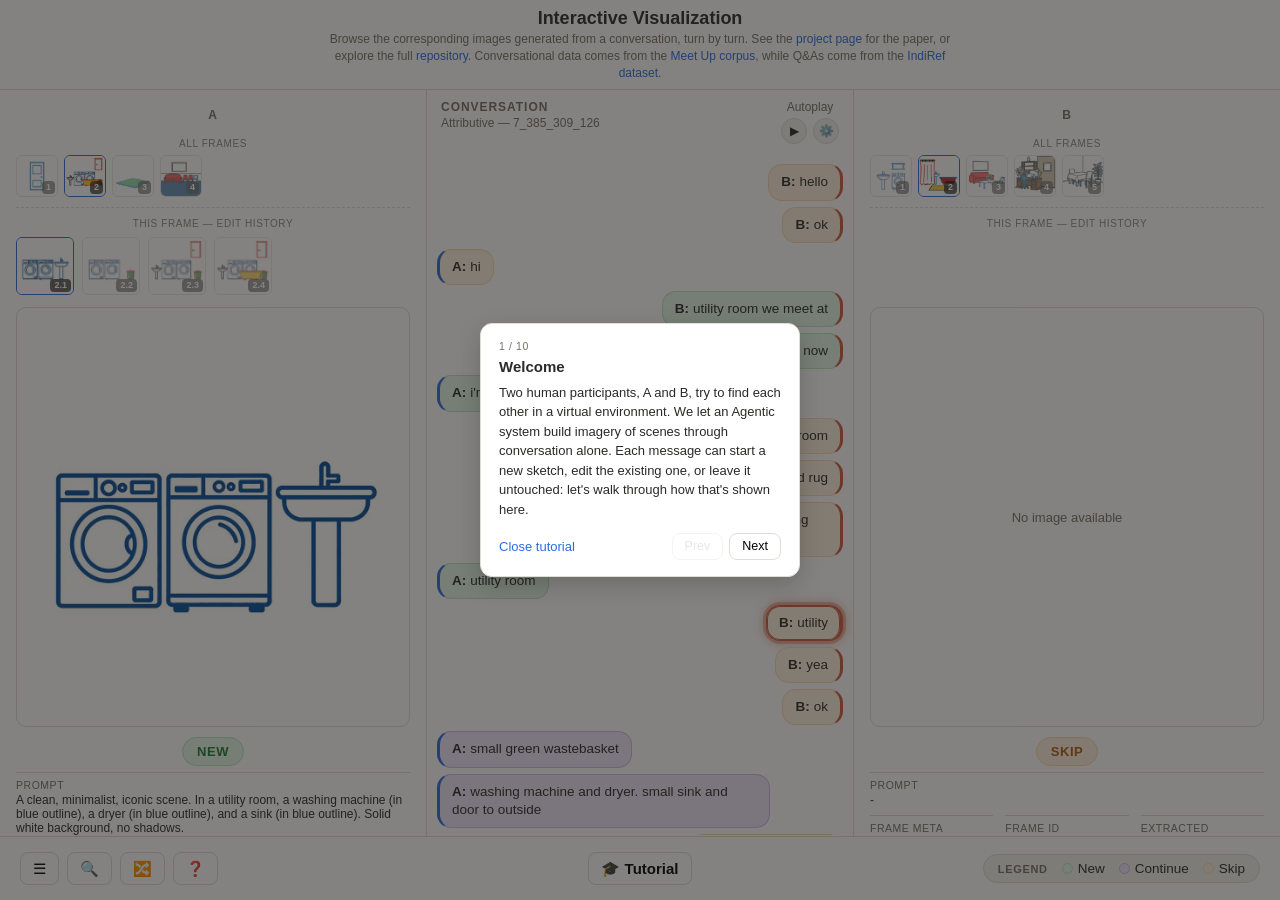
<file: docs/interactive_visualization.html>
<!doctype html>
<html lang="en">
<head>
<meta charset="utf-8">
<meta name="viewport" content="width=device-width, initial-scale=1">
<title>Ground Sketching | Interactive Visualization</title>
<link rel="icon" href="assets/favicon-visualizer.svg" type="image/svg+xml">
<link rel="stylesheet" href="style.css">
</head>
<body>

<header class="topbar">
  <div class="topbar-title">
    <h1>Interactive Visualization</h1>
    <p class="tagline">Browse the corresponding images generated from a conversation, turn by turn. See the <a href="index.html">project page</a> for the paper, or explore the full <a href="https://github.com/r3lativo/ground_sketching" target="_blank" rel="noopener">repository</a>. Conversational data comes from the <a href="https://www.semdial.org/anthology/papers/Z/Z19/Z19-3006/">Meet Up corpus</a>, while Q&As come from the <a href="https://aclanthology.org/2026.findings-acl.1645/">IndiRef dataset</a>.</p>
  </div>
</header>

<main class="layout">
  <section class="side side-a" id="sideA">
    <div class="mobile-sheet-bar">
      <div class="mobile-side-switch">
        <button class="mobile-side-btn" data-side="A">A</button>
        <button class="mobile-side-btn" data-side="B">B</button>
      </div>
      <button class="icon-btn mobile-sheet-close" title="Close">✕</button>
    </div>
    <h2 class="side-heading">A</h2>
    <div class="subsection-label">All frames</div>
    <div class="global-tracker" id="globalTrackerA"></div>
    <div class="subsection-label">This frame — edit history</div>
    <div class="thumb-strip thumb-strip-a" id="thumbsA"></div>
    <div class="main-image-wrap" id="imageWrapA">
      <img id="imageA" class="main-image" alt="">
      <div class="no-image" id="noImageA">No image available</div>
    </div>
    <div class="frame-badge-wrap" id="badgeA"></div>
    <div class="meta-grid" id="metaA"></div>
  </section>

  <section class="chat-col">
    <div class="chat-header">
      <div class="chat-header-left">
        <h2 class="side-heading">Conversation</h2>
        <div class="conv-label" id="convLabel">Loading…</div>
      </div>
      <div class="autoplay-control" id="autoplayControl">
        <div class="autoplay-title">Autoplay</div>
        <div class="autoplay-buttons">
          <button class="autoplay-btn" id="autoplayToggle" aria-label="Toggle autoplay" title="Play autoplay (Space)">▶</button>
          <button class="autoplay-btn" id="autoplaySettingsBtn" aria-label="Autoplay speed" title="Autoplay speed">⚙️</button>
        </div>
        <div class="autoplay-popover" id="autoplayPopover">
          <span class="autoplay-speed-label">Speed</span>
          <input type="range" id="autoplaySpeedSlider" min="0.5" max="3" step="0.1" value="1" list="autoplaySpeedMarks">
          <datalist id="autoplaySpeedMarks">
            <option value="0.5"></option>
            <option value="1"></option>
            <option value="2"></option>
            <option value="3"></option>
          </datalist>
          <div class="autoplay-speed-ticks">
            <span style="left: 0%">0.5x</span>
            <span style="left: 30%">1x</span>
            <span style="left: 60%">2x</span>
            <span style="left: 100%">3x</span>
          </div>
        </div>
      </div>
    </div>
    <div class="chat-scroll" id="chatScroll">
      <div class="chat-list" id="chatList"></div>
    </div>
    <aside class="qa-panel" id="qaPanel">
      <div class="qa-panel-header">
        <h3>Q&amp;A</h3>
        <button id="qaClose" class="text-btn">Close</button>
      </div>
      <div id="qaList"></div>
    </aside>
  </section>

  <section class="side side-b" id="sideB">
    <div class="mobile-sheet-bar">
      <div class="mobile-side-switch">
        <button class="mobile-side-btn" data-side="A">A</button>
        <button class="mobile-side-btn" data-side="B">B</button>
      </div>
      <button class="icon-btn mobile-sheet-close" title="Close">✕</button>
    </div>
    <h2 class="side-heading">B</h2>
    <div class="subsection-label">All frames</div>
    <div class="global-tracker" id="globalTrackerB"></div>
    <div class="subsection-label">This frame — edit history</div>
    <div class="thumb-strip thumb-strip-b" id="thumbsB"></div>
    <div class="main-image-wrap" id="imageWrapB">
      <img id="imageB" class="main-image" alt="">
      <div class="no-image" id="noImageB">No image available</div>
    </div>
    <div class="frame-badge-wrap" id="badgeB"></div>
    <div class="meta-grid" id="metaB"></div>
  </section>
</main>

<div class="mobile-sheet-backdrop" id="mobileSheetBackdrop"></div>

<div class="search-bar" id="searchBar">
  <input type="text" id="searchInput" placeholder="Search this conversation…">
  <span class="search-count" id="searchCount"></span>
</div>

<div class="overlay" id="menuOverlay">
  <div class="panel">
    <h3>Choose a conversation</h3>
    <div id="menuList"></div>
    <button id="menuClose" class="text-btn">Close</button>
  </div>
</div>

<div class="tutorial-backdrop" id="tutorialBackdrop"></div>
<div class="tutorial-spotlight" id="tutorialSpotlight"></div>
<div class="tutorial-box" id="tutorialBox">
  <div class="tutorial-step-count" id="tutorialStepCount"></div>
  <h3 id="tutorialTitle"></h3>
  <p id="tutorialText"></p>
  <div class="tutorial-controls">
    <button id="tutorialSkip" class="text-btn">Close tutorial</button>
    <div class="tutorial-nav">
      <button id="tutorialPrev" class="icon-btn">Prev</button>
      <button id="tutorialNext" class="icon-btn">Next</button>
    </div>
  </div>
</div>

<footer class="footer">
  <div class="footer-group footer-left">
    <button id="btnMenu" class="icon-btn" title="Choose conversation">☰</button>
    <button id="btnSearch" class="icon-btn" title="Search this conversation">🔍</button>
    <button id="btnRandom" class="icon-btn" title="Random conversation">🔀</button>
    <button id="btnQA" class="icon-btn" title="Toggle Q&amp;A panel">❓</button>
    <button id="btnMobileMore" class="icon-btn mobile-more-btn" title="Menu">☰ Menu</button>
  </div>
  <div class="footer-group footer-center">
    <button id="btnTutorial" class="icon-btn tutorial-btn" title="Tutorial">🎓 Tutorial</button>
  </div>
  <div class="footer-group footer-legend" id="footerLegend">
    <button class="icon-btn legend-toggle-btn" id="legendToggleBtn" title="Legend">🎨 Legend</button>
    <div class="legend-body">
      <span class="legend-title">Legend</span>
      <span class="legend-item"><span class="legend-dot fc-new"></span>New</span>
      <span class="legend-item"><span class="legend-dot fc-continue"></span>Continue</span>
      <span class="legend-item"><span class="legend-dot fc-skip"></span>Skip</span>
    </div>
  </div>
</footer>

<div class="mobile-more-menu" id="mobileMoreMenu">
  <button class="menu-item" data-action="menu">☰ Choose conversation</button>
  <button class="menu-item" data-action="search">🔍 Search this conversation</button>
  <button class="menu-item" data-action="random">🔀 Random conversation</button>
  <button class="menu-item" data-action="qa">❓ Q&amp;A</button>
</div>

<script src="app.js"></script>
</body>
</html>
</file>
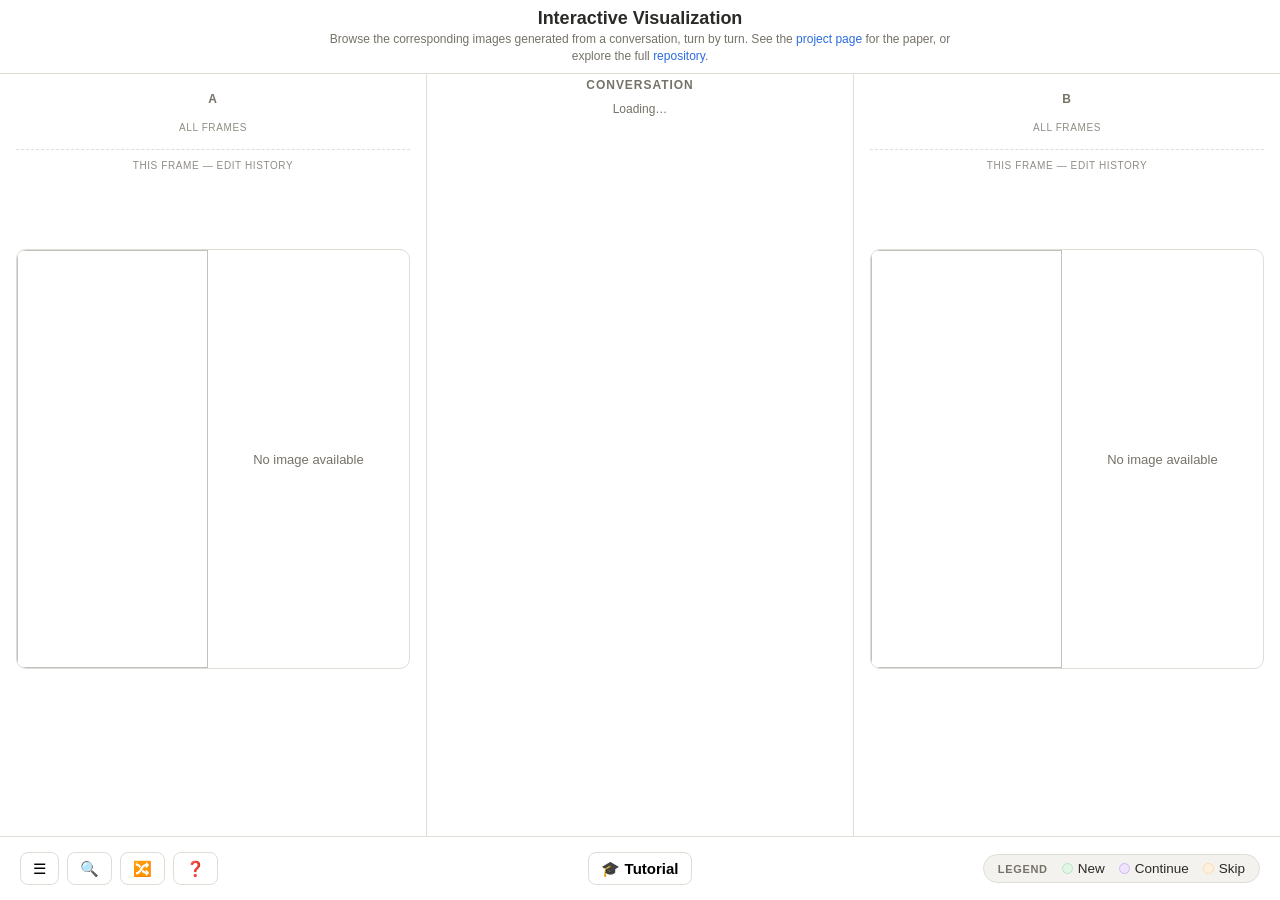
<file: docs/visualizer.html>
<!doctype html>
<html lang="en">
<head>
<meta charset="utf-8">
<meta name="viewport" content="width=device-width, initial-scale=1">
<title>Ground Sketching | Interactive Visualization</title>
<link rel="icon" href="assets/favicon-visualizer.svg" type="image/svg+xml">
<link rel="stylesheet" href="style.css">
</head>
<body>

<header class="topbar">
  <div class="topbar-title">
    <h1>Interactive Visualization</h1>
    <p class="tagline">Browse the corresponding images generated from a conversation, turn by turn. See the <a href="index.html">project page</a> for the paper, or explore the full <a href="https://github.com/r3lativo/ground_sketching" target="_blank" rel="noopener">repository</a>.</p>
  </div>
</header>

<main class="layout">
  <section class="side side-a" id="sideA">
    <div class="mobile-sheet-bar">
      <div class="mobile-side-switch">
        <button class="mobile-side-btn" data-side="A">A</button>
        <button class="mobile-side-btn" data-side="B">B</button>
      </div>
      <button class="icon-btn mobile-sheet-close" title="Close">✕</button>
    </div>
    <h2 class="side-heading">A</h2>
    <div class="subsection-label">All frames</div>
    <div class="global-tracker" id="globalTrackerA"></div>
    <div class="subsection-label">This frame — edit history</div>
    <div class="thumb-strip thumb-strip-a" id="thumbsA"></div>
    <div class="main-image-wrap" id="imageWrapA">
      <img id="imageA" class="main-image" alt="">
      <div class="no-image" id="noImageA">No image available</div>
    </div>
    <div class="frame-badge-wrap" id="badgeA"></div>
    <div class="meta-grid" id="metaA"></div>
  </section>

  <section class="chat-col">
    <h2 class="side-heading">Conversation</h2>
    <div class="conv-label" id="convLabel">Loading…</div>
    <div class="chat-scroll" id="chatScroll">
      <div class="chat-list" id="chatList"></div>
    </div>
    <aside class="qa-panel" id="qaPanel">
      <div class="qa-panel-header">
        <h3>Q&amp;A</h3>
        <button id="qaClose" class="text-btn">Close</button>
      </div>
      <div id="qaList"></div>
    </aside>
  </section>

  <section class="side side-b" id="sideB">
    <div class="mobile-sheet-bar">
      <div class="mobile-side-switch">
        <button class="mobile-side-btn" data-side="A">A</button>
        <button class="mobile-side-btn" data-side="B">B</button>
      </div>
      <button class="icon-btn mobile-sheet-close" title="Close">✕</button>
    </div>
    <h2 class="side-heading">B</h2>
    <div class="subsection-label">All frames</div>
    <div class="global-tracker" id="globalTrackerB"></div>
    <div class="subsection-label">This frame — edit history</div>
    <div class="thumb-strip thumb-strip-b" id="thumbsB"></div>
    <div class="main-image-wrap" id="imageWrapB">
      <img id="imageB" class="main-image" alt="">
      <div class="no-image" id="noImageB">No image available</div>
    </div>
    <div class="frame-badge-wrap" id="badgeB"></div>
    <div class="meta-grid" id="metaB"></div>
  </section>
</main>

<div class="mobile-sheet-backdrop" id="mobileSheetBackdrop"></div>

<div class="search-bar" id="searchBar">
  <input type="text" id="searchInput" placeholder="Search this conversation…">
  <span class="search-count" id="searchCount"></span>
</div>

<div class="overlay" id="menuOverlay">
  <div class="panel">
    <h3>Choose a conversation</h3>
    <div id="menuList"></div>
    <button id="menuClose" class="text-btn">Close</button>
  </div>
</div>

<div class="tutorial-backdrop" id="tutorialBackdrop"></div>
<div class="tutorial-spotlight" id="tutorialSpotlight"></div>
<div class="tutorial-box" id="tutorialBox">
  <div class="tutorial-step-count" id="tutorialStepCount"></div>
  <h3 id="tutorialTitle"></h3>
  <p id="tutorialText"></p>
  <div class="tutorial-controls">
    <button id="tutorialSkip" class="text-btn">Close tutorial</button>
    <div class="tutorial-nav">
      <button id="tutorialPrev" class="icon-btn">Prev</button>
      <button id="tutorialNext" class="icon-btn">Next</button>
    </div>
  </div>
</div>

<footer class="footer">
  <div class="footer-group footer-left">
    <button id="btnMenu" class="icon-btn" title="Choose conversation">☰</button>
    <button id="btnSearch" class="icon-btn" title="Search this conversation">🔍</button>
    <button id="btnRandom" class="icon-btn" title="Random conversation">🔀</button>
    <button id="btnQA" class="icon-btn" title="Toggle Q&amp;A panel">❓</button>
    <button id="btnMobileMore" class="icon-btn mobile-more-btn" title="Menu">☰ Menu</button>
  </div>
  <div class="footer-group footer-center">
    <button id="btnTutorial" class="icon-btn tutorial-btn" title="Tutorial">🎓 Tutorial</button>
  </div>
  <div class="footer-group footer-legend" id="footerLegend">
    <button class="icon-btn legend-toggle-btn" id="legendToggleBtn" title="Legend">🎨 Legend</button>
    <div class="legend-body">
      <span class="legend-title">Legend</span>
      <span class="legend-item"><span class="legend-dot fc-new"></span>New</span>
      <span class="legend-item"><span class="legend-dot fc-continue"></span>Continue</span>
      <span class="legend-item"><span class="legend-dot fc-skip"></span>Skip</span>
    </div>
  </div>
</footer>

<div class="mobile-more-menu" id="mobileMoreMenu">
  <button class="menu-item" data-action="menu">☰ Choose conversation</button>
  <button class="menu-item" data-action="search">🔍 Search this conversation</button>
  <button class="menu-item" data-action="random">🔀 Random conversation</button>
  <button class="menu-item" data-action="qa">❓ Q&amp;A</button>
</div>

<script src="app.js"></script>
</body>
</html>
</file>
<file: docs/style.css>
:root {
  --bg: #f4f2ee;
  --panel-bg: #ffffff;
  --border: #e0ddd6;
  --ink: #2a2a28;
  --muted: #767268;
  --accent-a: #2d6cdf;
  --accent-b: #cf5b3f;
  --footer-h: 64px;
  --topbar-h: 68px;
}

* { box-sizing: border-box; }

body {
  margin: 0;
  font-family: -apple-system, BlinkMacSystemFont, "Segoe UI", Helvetica, Arial, sans-serif;
  color: var(--ink);
  background: var(--bg);
  padding-bottom: var(--footer-h);
}

.topbar {
  position: sticky;
  top: 0;
  z-index: 10;
  height: auto;
  min-height: var(--topbar-h);
  display: flex;
  align-items: center;
  justify-content: center;
  gap: 16px;
  padding: 8px 20px;
  border-bottom: 1px solid var(--border);
  background: var(--panel-bg);
}

.topbar-title {
  display: flex;
  flex-direction: column;
  align-items: center;
  gap: 2px;
  flex: 1 1 auto;
  min-width: 0;
  max-width: 640px;
  text-align: center;
}

.topbar h1 {
  font-size: 18px;
  margin: 0;
  font-weight: 600;
}

.tagline {
  margin: 0;
  font-size: 12px;
  line-height: 1.4;
  color: var(--muted);
}

.tagline a {
  color: var(--accent-a);
  text-decoration: none;
}

.tagline a:hover { text-decoration: underline; }

.conv-label {
  text-align: center;
  font-size: 12px;
  color: var(--muted);
  margin: -6px 0 8px;
}

.layout {
  display: grid;
  grid-template-columns: 1fr 1fr 1fr;
  gap: 1px;
  background: var(--border);
  min-height: calc(100dvh - var(--topbar-h) - var(--footer-h));
}

.side {
  background: var(--panel-bg);
  padding: 14px 16px;
  overflow-y: auto;
  max-height: calc(100dvh - var(--topbar-h) - var(--footer-h));
}

/* Scrollable panels stay scrollable (wheel/trackpad/touch) -- just without
   a visible scrollbar track/thumb cluttering the layout. */
.side,
.chat-scroll,
.qa-panel.open,
.overlay .panel {
  scrollbar-width: none; /* Firefox */
}

.side::-webkit-scrollbar,
.chat-scroll::-webkit-scrollbar,
.qa-panel.open::-webkit-scrollbar,
.overlay .panel::-webkit-scrollbar {
  display: none; /* Chrome, Safari, Edge */
}

.main-image-wrap {
  max-width: 420px;
  margin: 0 auto;
}

.chat-col {
  position: relative;
  background: var(--panel-bg);
  max-height: calc(100dvh - var(--topbar-h) - var(--footer-h));
  display: flex;
  flex-direction: column;
  overflow: hidden;
}

/* Sticky within .side's own scroll area so A/B stay visible while the panel
   scrolls -- negative margin + matching padding lets the sticky bar cover
   the full panel width (not just the area inside .side's own padding). */
.side-heading {
  position: sticky;
  top: 0;
  z-index: 3;
  background: var(--panel-bg);
  font-size: 12px;
  text-transform: uppercase;
  letter-spacing: 0.08em;
  color: var(--muted);
  margin: 0 -16px 10px;
  padding: 4px 16px 6px;
  text-align: center;
}

/* Conversation heading isn't inside a scrolling ancestor, so it doesn't
   need (or want) the sticky/full-bleed treatment above. */
.chat-header .side-heading {
  position: static;
  background: none;
  margin: 0;
  padding: 0;
  text-align: left;
}

.chat-header {
  display: flex;
  align-items: flex-start;
  justify-content: space-between;
  gap: 12px;
  padding: 10px 14px 6px;
}

.chat-header-left { min-width: 0; }

.chat-header .conv-label {
  text-align: left;
  margin: 2px 0 0;
}

/* ---------- Autoplay control ---------- */
.autoplay-control {
  position: relative;
  flex: 0 0 auto;
  display: flex;
  flex-direction: column;
  align-items: center;
  gap: 4px;
}

/* Same font treatment as .conv-label, so the two read as a matched pair
   of small captions on either side of the header. */
.autoplay-title {
  text-align: center;
  font-size: 12px;
  color: var(--muted);
}

.autoplay-buttons {
  display: flex;
  align-items: center;
  gap: 6px;
}

.autoplay-btn {
  display: inline-flex;
  align-items: center;
  justify-content: center;
  width: 26px;
  height: 26px;
  padding: 0;
  border: 1px solid var(--border);
  background: var(--bg);
  border-radius: 999px;
  cursor: pointer;
  font-size: 12px;
  color: var(--ink);
  touch-action: manipulation;
}

.autoplay-btn:hover { background: #f1efe9; }

.autoplay-btn.active {
  background: var(--accent-a);
  color: #fff;
  border-color: var(--accent-a);
  animation: autoplay-pulse 1.2s ease-in-out infinite;
}

@keyframes autoplay-pulse {
  0%, 100% { box-shadow: 0 0 0 0 rgba(45, 108, 223, 0.4); }
  50% { box-shadow: 0 0 0 5px rgba(45, 108, 223, 0); }
}

.autoplay-popover {
  display: none;
  position: absolute;
  top: calc(100% + 8px);
  right: 0;
  width: 130px;
  background: var(--panel-bg);
  border: 1px solid var(--border);
  border-radius: 10px;
  padding: 10px 12px;
  box-shadow: 0 8px 20px rgba(0, 0, 0, 0.15);
  z-index: 15;
  font-size: 12px;
  color: var(--ink);
  text-align: left;
}

.autoplay-popover.open { display: block; }

.autoplay-speed-label {
  display: block;
  color: var(--muted);
  margin-bottom: 6px;
}

#autoplaySpeedSlider { width: 100%; }

/* Marks sit at their actual value position along the 0.5-3 track (not
   evenly spaced by index -- 1x/2x aren't equidistant from 0.5x/3x), via
   the inline `left` percentages set in the HTML. */
.autoplay-speed-ticks {
  position: relative;
  height: 12px;
  font-size: 10px;
  color: var(--muted);
  margin-top: 2px;
}

.autoplay-speed-ticks span {
  position: absolute;
  transform: translateX(-50%);
  white-space: nowrap;
}

.autoplay-speed-ticks span:first-child { transform: translateX(0); }
.autoplay-speed-ticks span:last-child { transform: translateX(-100%); }

.subsection-label {
  font-size: 10px;
  text-transform: uppercase;
  letter-spacing: 0.06em;
  color: var(--muted);
  margin: 0 0 6px;
  opacity: 0.8;
  text-align: center;
}

/* Global frame tracker: every distinct frame this character has ever had,
   each shown at its latest/most-evolved image, always visible regardless of
   the current selection. Only the frame active at the current selection is
   full-strength; the rest sit dimmed but still present for orientation. */
.global-tracker {
  display: flex;
  gap: 6px;
  flex-wrap: wrap;
  margin-bottom: 10px;
  padding-bottom: 10px;
  border-bottom: 1px dashed var(--border);
}

/* Shared thumb style used by both the global frame tracker and the
   per-frame sequence strip, so the two read as the same visual language. */
.global-thumb {
  position: relative;
  flex-shrink: 0;
  border-radius: 6px;
  overflow: hidden;
  cursor: pointer;
  opacity: 0.6;
  border: 1px solid var(--border);
  transition: opacity 0.15s ease, transform 0.15s ease;
}

.global-thumb img {
  width: 100%;
  height: 100%;
  object-fit: cover;
  display: block;
}

.global-thumb:hover { transform: scale(1.05); }
.global-thumb.global-thumb-active { opacity: 1; border-color: var(--accent-a); }

.global-thumb-num {
  position: absolute;
  bottom: 2px;
  right: 2px;
  background: rgba(20, 18, 15, 0.65);
  color: #fff;
  font-size: 9px;
  font-weight: 700;
  line-height: 1;
  padding: 2px 4px;
  border-radius: 4px;
}

/* Global frame tracker thumbs: 1x (original) size */
.thumb-size-tracker { width: 42px; height: 42px; }

/* Sequence strip thumbs: 1.2x the original 48px baseline */
.thumb-size-seq { width: 58px; height: 58px; }

/* Sequence strip: every edit of the current frame, oldest -> newest, left to right */
.thumb-strip {
  display: flex;
  align-items: center;
  gap: 8px;
  min-height: 62px;
  margin-bottom: 10px;
  overflow-x: auto;
}

.main-image-wrap {
  position: relative;
  border: 1px solid var(--border);
  border-radius: 10px;
  background: #fff;
  height: 420px;
  display: flex;
  align-items: stretch;
  justify-content: center;
  overflow: hidden;
}

/* object-fit: contain (not width:100%/auto height) so the box stays a
   consistent size regardless of the source image's aspect ratio. */
.main-image {
  width: 100%;
  height: 100%;
  object-fit: contain;
  display: block;
}

.main-image.hidden { display: none; }

.no-image {
  width: 100%;
  height: 100%;
  display: flex;
  align-items: center;
  justify-content: center;
  padding: 10px;
  color: var(--muted);
  font-size: 13px;
  text-align: center;
}

.no-image.hidden { display: none; }

.frame-badge-wrap { margin: 10px 0 2px; text-align: center; }

.frame-badge {
  display: inline-block;
  font-size: 13px;
  font-weight: 700;
  text-transform: uppercase;
  letter-spacing: 0.04em;
  padding: 6px 14px;
  border-radius: 20px;
  border: 1px solid transparent;
}

.frame-badge.fc-new { background: #e2f6e7; color: #1e7d34; border-color: #b7e6c2; }
.frame-badge.fc-continue { background: #efe4fb; color: #6b3fa0; border-color: #d2b6f5; }
.frame-badge.fc-skip { background: #fff1e0; color: #b5590a; border-color: #ffd9ad; }
.frame-badge.fc-other { background: #efece4; color: var(--muted); border-color: var(--border); }

/* 6 base columns so a row of 3 items (2 cols each = thirds) and a row of 2
   items (3 cols each = halves) both divide evenly. */
.meta-grid {
  display: grid;
  grid-template-columns: repeat(6, 1fr);
  gap: 8px 12px;
  margin-top: 6px;
}

.meta-item {
  font-size: 12px;
  border-top: 1px solid var(--border);
  padding-top: 6px;
}

.meta-item.meta-span-all { grid-column: 1 / -1; }
.meta-item.meta-span-half { grid-column: span 3; }
.meta-item.meta-span-third { grid-column: span 2; }

.meta-item .label {
  display: block;
  text-transform: uppercase;
  letter-spacing: 0.05em;
  color: var(--muted);
  font-size: 10.5px;
  margin-bottom: 2px;
}

.meta-item .value {
  word-break: break-word;
  white-space: pre-wrap;
}

/* Chat column */
.chat-scroll {
  flex: 1;
  overflow-y: auto;
  padding: 14px 10px;
}

.chat-list { display: flex; flex-direction: column; gap: 6px; }

.bubble {
  max-width: 82%;
  padding: 8px 12px;
  border-radius: 14px;
  border: 1px solid var(--border);
  background: #f8f7f4;
  cursor: pointer;
  font-size: 13.5px;
  line-height: 1.35;
  text-align: left;
  transition: box-shadow 0.15s ease;
}

.bubble .who { font-weight: 600; margin-right: 4px; }

.bubble.align-right { align-self: flex-end; }
.bubble.align-left { align-self: flex-start; }

/* Bubble background carries the frame-choice color directly, so the choice
   reads at a glance without a separate badge. Continue is purple rather
   than blue so it doesn't visually collide with the (unrelated) blue used
   for the global tracker's active-frame highlight. */
.bubble.fc-new { background: #e2f6e7; border-color: #b7e6c2; }
.bubble.fc-continue { background: #efe4fb; border-color: #d2b6f5; }
.bubble.fc-skip { background: #fff1e0; border-color: #ffd9ad; }
.bubble.fc-other { background: #f8f7f4; }

/* Thin border stripe keeps A/B visually distinguishable independent of the
   frame-choice color above -- declared after it so the stripe side wins. */
.bubble.align-right { border-right: 3px solid var(--accent-b); }
.bubble.align-left { border-left: 3px solid var(--accent-a); }

/* A real glow (not just a border) so the selected turn is obvious at a
   glance -- colored to match the speaker, same as the bubble's own stripe. */
.bubble.selected.align-left {
  border-color: var(--accent-a);
  box-shadow: 0 0 0 1px var(--accent-a) inset, 0 0 0 3px rgba(45, 108, 223, 0.35), 0 0 12px 2px rgba(45, 108, 223, 0.45);
}

.bubble.selected.align-right {
  border-color: var(--accent-b);
  box-shadow: 0 0 0 1px var(--accent-b) inset, 0 0 0 3px rgba(207, 91, 63, 0.35), 0 0 12px 2px rgba(207, 91, 63, 0.45);
}

.bubble.search-match { outline: 2px solid #e6b800; }
.bubble.search-dim { opacity: 0.35; }

/* Q&A panel: a normal flex sibling below .chat-scroll (not an overlay), so
   opening it shrinks the chat's own scroll area (flex: 1 there absorbs the
   difference) instead of covering the bottom of it. */
.qa-panel {
  flex: 0 0 auto;
  max-height: 0;
  background: var(--panel-bg);
  border-top: 1px solid transparent;
  padding: 0 16px;
  overflow: hidden;
  transition: max-height 0.2s ease, padding 0.2s ease;
}

.qa-panel.open {
  max-height: 35dvh;
  padding: 14px 16px;
  overflow-y: auto;
  border-top-color: var(--border);
  box-shadow: 0 -4px 16px rgba(0,0,0,0.08);
}

.qa-panel-header {
  display: flex;
  align-items: center;
  justify-content: space-between;
  margin-bottom: 8px;
}

.qa-panel-header h3 {
  font-size: 12px;
  text-transform: uppercase;
  letter-spacing: 0.06em;
  color: var(--muted);
  margin: 0;
}

.qa-item {
  font-size: 12.5px;
  color: #4a473f;
  padding: 4px 0;
}

.qa-item .tag {
  display: inline-block;
  font-size: 10px;
  text-transform: uppercase;
  background: #efece4;
  border-radius: 4px;
  padding: 1px 5px;
  margin-right: 6px;
  color: var(--muted);
}

/* Footer */
/* Grid matches .layout's three columns exactly, so the center nav group
   lines up under the chat column above it instead of centering in the
   whole footer width (which has no relation to the columns above). */
.footer {
  position: fixed;
  bottom: 0;
  left: 0;
  right: 0;
  height: var(--footer-h);
  background: var(--panel-bg);
  border-top: 1px solid var(--border);
  display: grid;
  grid-template-columns: 1fr 1fr 1fr;
  align-items: center;
  padding: 0 20px;
  z-index: 20;
}

.footer-group { display: flex; gap: 8px; }
.footer-left { grid-column: 1; justify-self: start; }
.footer-center { grid-column: 2; justify-self: center; }

/* Legend for the frame-choice colors, tucked into the third footer column
   (otherwise empty, under the B panel) since it's a passive reference, not
   an action like the other two groups. Boxed so it reads as its own thing
   rather than blending into the footer background. */
.footer-legend {
  grid-column: 3;
  justify-self: end;
  align-items: center;
  font-size: 13.5px;
  color: var(--ink);
  border: 1px solid var(--border);
  border-radius: 20px;
  padding: 6px 14px;
  background: var(--bg);
}

.legend-body { display: flex; align-items: center; gap: 14px; }

.legend-title {
  font-size: 11px;
  font-weight: 700;
  text-transform: uppercase;
  letter-spacing: 0.06em;
  color: var(--muted);
}

.legend-item { display: inline-flex; align-items: center; gap: 5px; }

.legend-dot {
  width: 11px;
  height: 11px;
  border-radius: 50%;
  display: inline-block;
  border: 1px solid transparent;
}

/* Same colors as the bubbles/badges they refer to, not a darker stand-in. */
.legend-dot.fc-new { background: #e2f6e7; border-color: #b7e6c2; }
.legend-dot.fc-continue { background: #efe4fb; border-color: #d2b6f5; }
.legend-dot.fc-skip { background: #fff1e0; border-color: #ffd9ad; }

.icon-btn {
  border: 1px solid var(--border);
  background: #fff;
  border-radius: 8px;
  padding: 8px 12px;
  font-size: 15px;
  cursor: pointer;
  line-height: 1;
}

.icon-btn:hover { background: #f1efe9; }
.icon-btn:disabled { opacity: 0.35; cursor: default; }
.icon-btn.active { background: var(--accent-a); color: #fff; border-color: var(--accent-a); }

/* Search bar */
.search-bar {
  position: fixed;
  bottom: var(--footer-h);
  left: 50%;
  transform: translateX(-50%);
  background: var(--panel-bg);
  border: 1px solid var(--border);
  border-bottom: none;
  border-radius: 10px 10px 0 0;
  padding: 8px 12px;
  display: none;
  gap: 8px;
  align-items: center;
  z-index: 21;
  box-shadow: 0 -2px 10px rgba(0,0,0,0.06);
}

.search-bar.open { display: flex; }

.search-bar input {
  width: 280px;
  border: 1px solid var(--border);
  border-radius: 6px;
  padding: 6px 8px;
  font-size: 13px;
}

.search-count { font-size: 11.5px; color: var(--muted); white-space: nowrap; }

/* Menu overlay */
.overlay {
  position: fixed;
  inset: 0;
  background: rgba(30,28,24,0.35);
  display: none;
  align-items: center;
  justify-content: center;
  z-index: 30;
}

.overlay.open { display: flex; }

.overlay .panel {
  background: var(--panel-bg);
  border-radius: 12px;
  padding: 20px;
  width: 360px;
  max-height: 70vh;
  overflow-y: auto;
}

.overlay h3 { margin-top: 0; }

.menu-item {
  display: block;
  width: 100%;
  text-align: left;
  padding: 10px 12px;
  border: 1px solid var(--border);
  border-radius: 8px;
  background: #fff;
  margin-bottom: 8px;
  cursor: pointer;
  font-size: 13px;
}

.menu-item:hover { background: #f1efe9; }
.menu-item.active { border-color: var(--accent-a); }

.text-btn {
  border: none;
  background: none;
  color: var(--accent-a);
  cursor: pointer;
  font-size: 13px;
  padding: 6px 0;
}

/* Tutorial */
.tutorial-btn { font-weight: 600; }

@keyframes tutorial-pulse {
  0%, 100% { box-shadow: 0 0 0 0 rgba(45, 108, 223, 0.45); }
  50% { box-shadow: 0 0 0 8px rgba(45, 108, 223, 0); }
}

/* Full dim for the two bookend steps, which have no specific element to
   spotlight -- everything is dimmed, nothing is exempt. */
.tutorial-backdrop {
  position: fixed;
  inset: 0;
  background: rgba(30,28,24,0.55);
  display: none;
  z-index: 41;
}

.tutorial-backdrop.open { display: block; }

/* Spotlight for element-targeted steps: a box-shadow with a huge spread
   dims the entire page except this element's own box, which is left as a
   transparent "hole" showing the real, undimmed page through it. Pointer
   events pass through everywhere so the highlighted element (and anything
   else) stays clickable during the tour. */
.tutorial-spotlight {
  position: fixed;
  display: none;
  border-radius: 8px;
  border: 3px solid var(--accent-a);
  box-shadow: 0 0 0 9999px rgba(30,28,24,0.55);
  pointer-events: none;
  z-index: 42;
  transition: top 0.25s ease, left 0.25s ease, width 0.25s ease, height 0.25s ease;
}

.tutorial-spotlight.open { display: block; }

/* One floating card reused for every step -- JS repositions it either
   centered (welcome/done steps) or next to the highlighted element. */
.tutorial-box {
  position: fixed;
  display: none;
  width: 320px;
  background: var(--panel-bg);
  border: 1px solid var(--border);
  border-radius: 12px;
  padding: 16px 18px;
  box-shadow: 0 8px 24px rgba(0,0,0,0.18);
  z-index: 43;
}

.tutorial-box.open { display: block; }

.tutorial-step-count {
  font-size: 10.5px;
  text-transform: uppercase;
  letter-spacing: 0.06em;
  color: var(--muted);
  margin-bottom: 6px;
}

.tutorial-box h3 { margin: 0 0 8px; font-size: 15px; }
.tutorial-box p { margin: 0 0 14px; font-size: 13px; line-height: 1.5; color: var(--ink); }

.tutorial-controls {
  display: flex;
  align-items: center;
  justify-content: space-between;
}

.tutorial-nav { display: flex; gap: 6px; }
.tutorial-nav .icon-btn { font-size: 12.5px; padding: 6px 12px; }

/* Nudge toward advancing if a step has sat unread for a while. */
.tutorial-nav .icon-btn.tutorial-next-shine { animation: tutorial-pulse 1.6s ease-in-out infinite; }

/* ---------- Mobile: slide-in side sheets, collapsed footer groups ---------- */
/* Base (hidden-by-default) rules for mobile-only controls -- the media
   query below only flips visibility/geometry, keeping the "off" state in
   one place regardless of viewport. */

.mobile-sheet-backdrop {
  display: none;
  position: fixed;
  inset: 0;
  background: rgba(20, 18, 15, 0.5);
  z-index: 39;
}

.mobile-sheet-backdrop.open { display: block; }

.mobile-sheet-bar {
  display: none;
  align-items: center;
  justify-content: space-between;
  position: sticky;
  top: 0;
  z-index: 4;
  background: var(--panel-bg);
  margin: 0 -16px 10px;
  padding: 8px 16px;
  border-bottom: 1px solid var(--border);
}

.mobile-side-switch { display: flex; gap: 4px; }

.mobile-side-btn {
  border: 1px solid var(--border);
  background: var(--bg);
  color: var(--ink);
  border-radius: 8px;
  padding: 4px 12px;
  font-size: 13px;
  font-weight: 600;
  cursor: pointer;
}

.mobile-side-btn[data-side="A"].active { background: var(--accent-a); color: #fff; border-color: var(--accent-a); }
.mobile-side-btn[data-side="B"].active { background: var(--accent-b); color: #fff; border-color: var(--accent-b); }

.mobile-more-btn { display: none; }

.mobile-more-menu {
  display: none;
  position: fixed;
  left: 12px;
  bottom: calc(var(--footer-h) + 8px);
  background: var(--panel-bg);
  border: 1px solid var(--border);
  border-radius: 12px;
  padding: 8px;
  box-shadow: 0 8px 20px rgba(0,0,0,0.15);
  z-index: 25;
  flex-direction: column;
  gap: 4px;
  min-width: 210px;
}

.mobile-more-menu.open { display: flex; }

/* Sizing/shape comes from .icon-btn (shared with the other mobile footer
   buttons) -- this only adds the mobile-only show/hide behavior. */
.legend-toggle-btn { display: none; }

@media (max-width: 900px) {
  .layout { grid-template-columns: 1fr; }
  .chat-col { max-height: calc(100dvh - var(--topbar-h) - var(--footer-h)); }

  /* Side panels become slide-in sheets (~80% width) instead of stacked
     columns -- each anchored to the edge matching its bubble alignment
     (A left, B right), off-screen by default and slid in on demand. */
  .side {
    position: fixed;
    top: 0;
    bottom: 0;
    width: 80vw;
    max-width: 380px;
    max-height: none;
    z-index: 40;
    box-shadow: 0 0 28px rgba(0, 0, 0, 0.3);
    transition: transform 0.25s ease;
  }

  .side-a { left: 0; transform: translateX(-100%); }
  .side-b { right: 0; transform: translateX(100%); }
  .side.mobile-open { transform: translateX(0); }

  /* The plain "A"/"B" heading is replaced by the switch bar above, which
     carries the same label plus the switch/close controls -- scoped to the
     side sheets only, the chat column's own "Conversation" heading (which
     shares this class) is untouched. */
  .side > .side-heading { display: none; }
  .mobile-sheet-bar { display: flex; }

  /* Footer: collapse the 4 left-hand actions behind one "more" trigger. */
  #btnMenu, #btnSearch, #btnRandom, #btnQA { display: none; }
  .mobile-more-btn { display: inline-flex; }

  /* Footer: collapse the always-on legend into a toggleable chip. Only
     .legend-body (the popover) moves/floats on expand -- the toggle button
     itself stays exactly where it is in the footer, never repositioned. */
  .footer-legend { padding: 0; border: none; background: none; }
  .legend-toggle-btn { display: inline-flex; }
  .legend-body { display: none; }
  .footer-legend.expanded .legend-body {
    display: flex;
    flex-direction: column;
    align-items: flex-start;
    gap: 6px;
    position: fixed;
    right: 12px;
    bottom: calc(var(--footer-h) + 8px);
    background: var(--panel-bg);
    border: 1px solid var(--border);
    border-radius: 12px;
    padding: 10px 14px;
    box-shadow: 0 8px 20px rgba(0, 0, 0, 0.15);
    z-index: 25;
  }

  .autoplay-popover { max-width: calc(100vw - 32px); }
}
</file>
